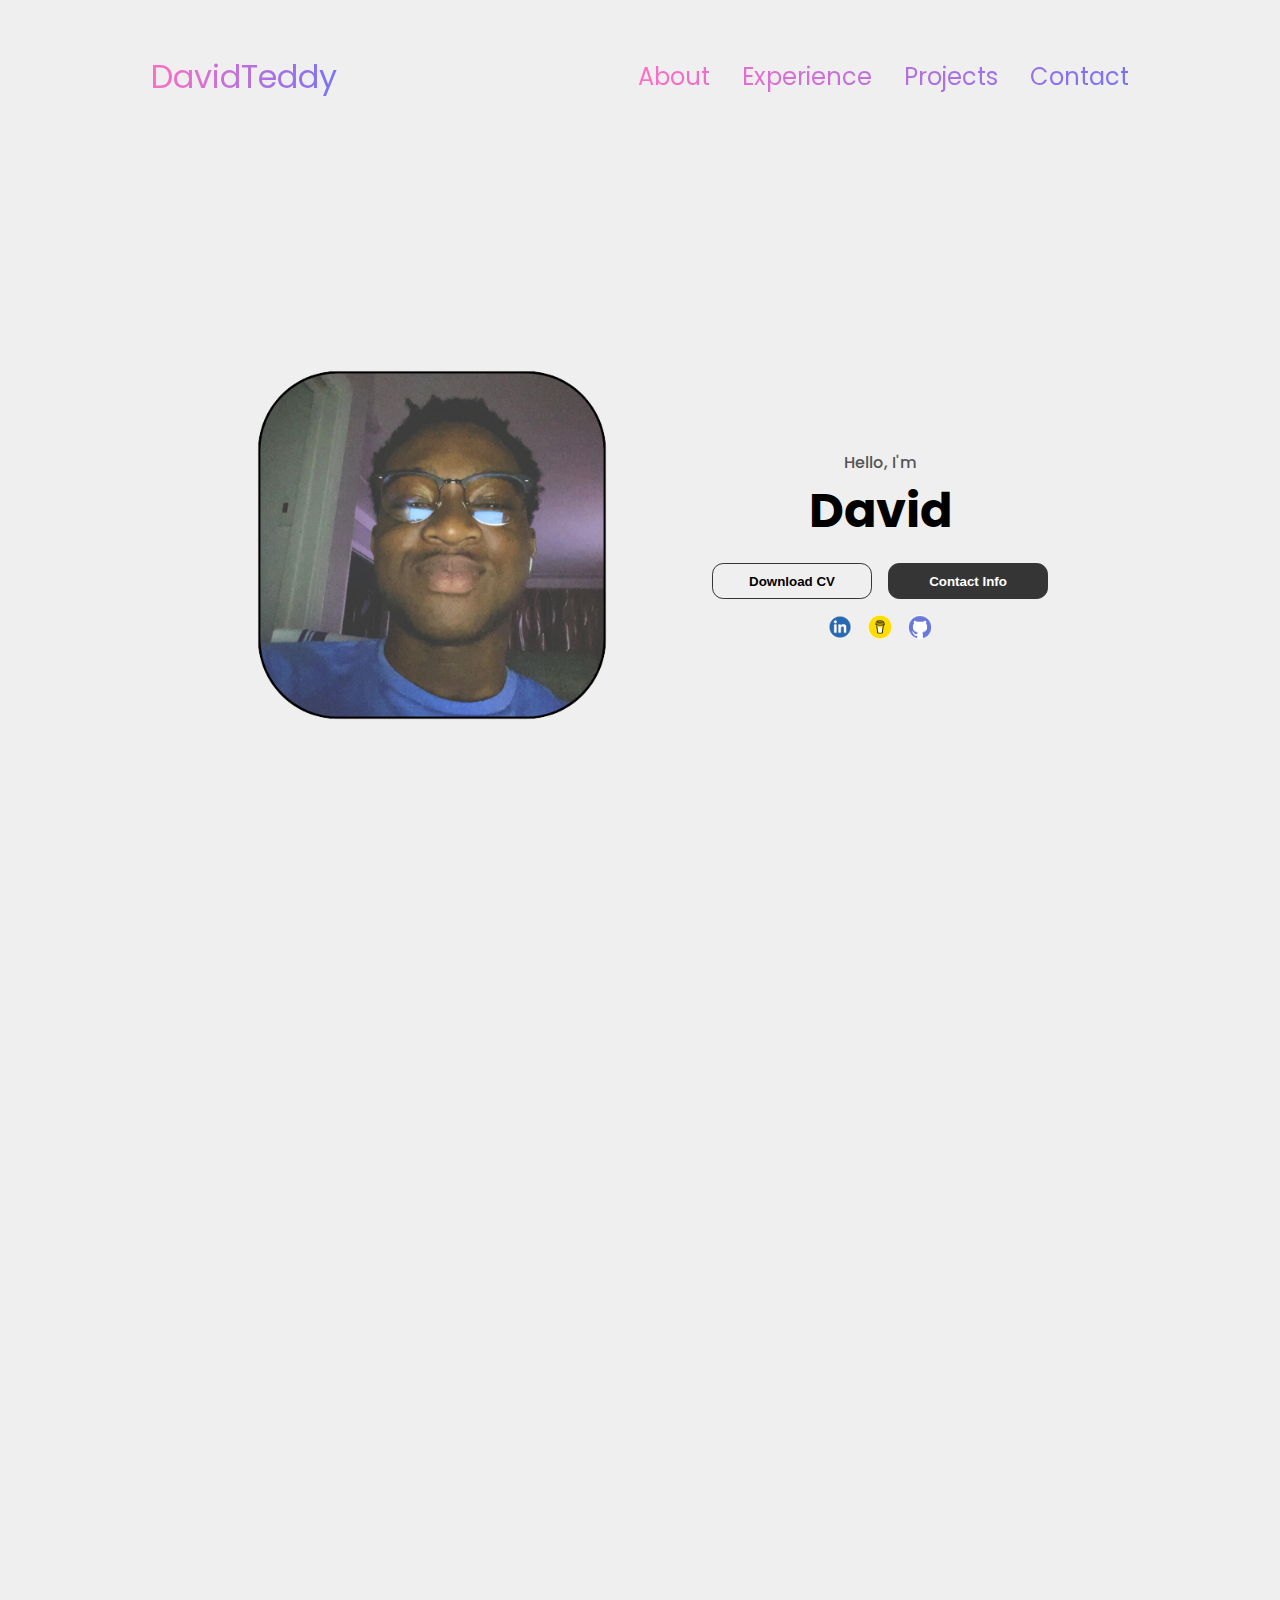
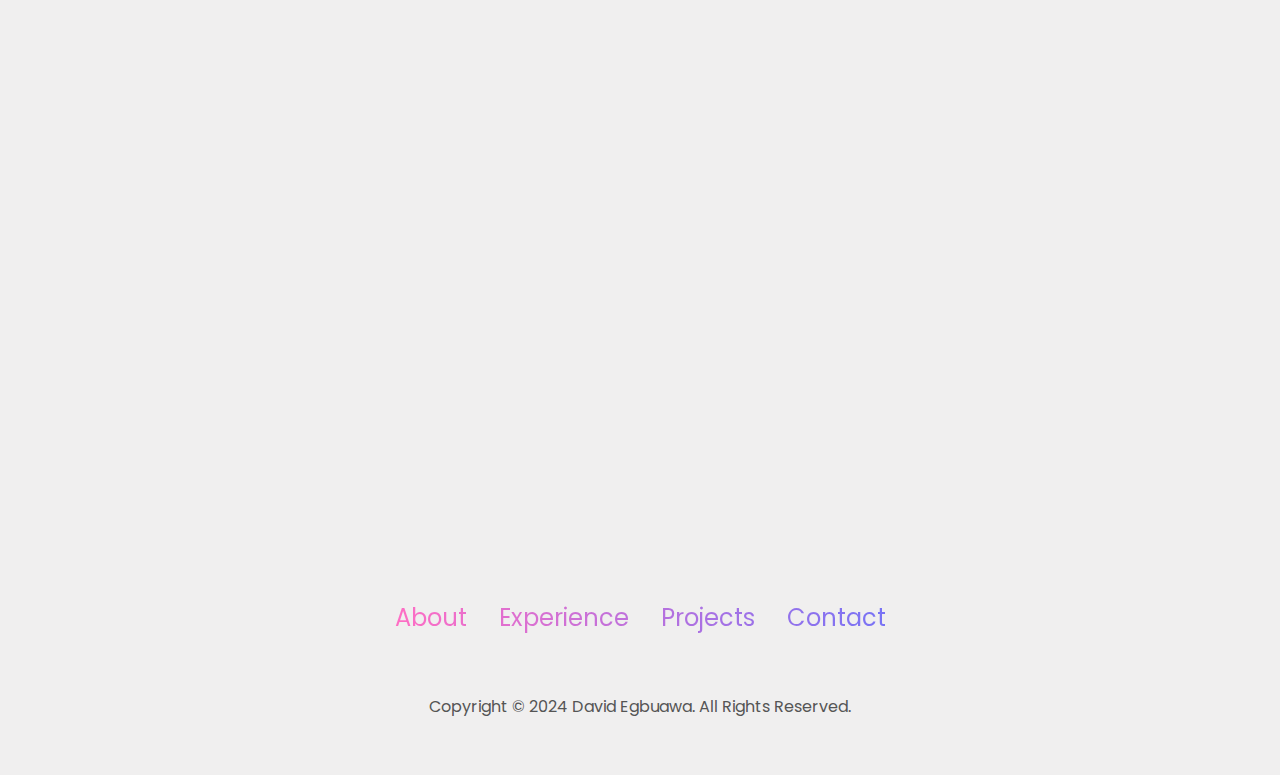
<file: index.html>
<!DOCTYPE html>
<html lang="en">
  <head>
    <meta charset="UTF-8" />
    <meta http-equiv="X-UA-Compatible" content="IE=edge" />
    <meta name="viewport" content="width=device-width, initial-scale=1.0" />
    <title>My Portfolio</title>
    <link rel="icon" type="image/png" href="./assets/Untitled design (4).png">
    <link rel="stylesheet" href="style.css" />
    <link rel="stylesheet" href="mediaqueries.css" />
  </head>
  <body>
    <nav id="desktop-nav">
      <div class="logo">DavidTeddy</div>
      <div>
        <ul class="nav-links">
          <li><a href="#about">About</a></li>
          <li><a href="#experience">Experience</a></li>
          <li><a href="#projects">Projects</a></li>
          <li><a href="#contact">Contact</a></li>
        </ul>
      </div>
    </nav>
    <nav id="hamburger-nav">
      <div class="logo">My Portfolio</div>
      <div class="hamburger-menu">
        <div class="hamburger-icon" onclick="toggleMenu()">
          <span></span>
          <span></span>
          <span></span>
        </div>
        <div class="menu-links">
          <li><a href="#about" onclick="toggleMenu()">About</a></li>
          <li><a href="#experience" onclick="toggleMenu()">Experience</a></li>
          <li><a href="#projects" onclick="toggleMenu()">Projects</a></li>
          <li><a href="#contact" onclick="toggleMenu()">Contact</a></li>
        </div>
      </div>
    </nav>
    <section id="profile">
      <div class="section__pic-container">
        <img id="profileimage" src="./assets/Untitled design (4).png" alt="David profile picture" />
      </div>
      <div class="section__text">
        <p class="section__text__p1">Hello, I'm</p>
        <h1 class="title">David</h1>
        <p class="section__text__p2"></p>
        <div class="btn-container">
          <button
            class="btn btn-color-2"
            onclick="window.open('./assets/My Retail Resume.pdf')"
          >
            Download CV
          </button>
          <button class="btn btn-color-1" onclick="location.href='./#contact'">
            Contact Info
          </button>
        </div>
        <div id="socials-container">
          <img
            src="./assets/linkedin-circle.png"
            alt="My LinkedIn profile"
            title="LinkedIn"
            class="iconpic"
            onclick="location.href='https://www.linkedin.com/public-profile/settings?lipi=urn%3Ali%3Apage%3Ad_flagship3_profile_self_edit_contact-info%3BeARMWKZJRzCzXkhLxo3YLg%3D%3D'"
          />
          <img
          src="./assets/buymeacoffee-circle.png"
          alt="Buy me a coffee"
          title="Buy me a coffee"
          class="iconpic"
          onclick="location.href='https://buymeacoffee.com/callmeteddy'"
        />
          <img
            src="./assets/github-circle.png"
            alt="My Github profile"
            title="Github"
            class="iconpic"
            onclick="location.href='https://github.com/Callmeteddyfx'"
          />
        </div>
      </div>
    </section>
    <section id="about">
      <img class="about-pic" src="./assets/about-pic.png">
      <p class="section__text__p1">Get To Know More</p>
      <h1 class="title">About Me</h1>
      <div class="section-container">
        <div class="about-details-container">
          <div class="about-containers">
            <div class="details-container">
              <img
                src="./assets/experience.png"
                alt="Experience icon"
                class="icon"
              />
              <h3>Experience</h3>
              <p id="frontendexp">3 Months </p>
                <p>Frontend Development</p>
            </div>
            <div class="details-container">
              <img
                src="./assets/education.png"
                alt="Education icon"
                class="icon"
              />
              <h3>Education</h3>
              <p>High School Diploma<br />BSc. Computer Science<br/> (in progress)</p>
            </div>
          </div>
          <div class="text-container">
            <p id="abouttext">        
  I’m David, a tech enthusiast and aspiring software engineer currently on a gap year as I prepare for college. My passion lies in building innovative software systems and mobile applications, with a long-term goal of launching my own mobile development company. I’m already working on some exciting projects, including a JavaScript-based code editor app and an app designed to support kids on the autism spectrum.

<b>Creativity is a big part of who I am.</b> <br>   I offer video editing and graphic design services, which allow me to channel my artistic side. At the same time, I enjoy learning and problem-solving, constantly expanding my skills in areas like <b>React.js, JSX, and more</b>. Tools like Github for version control and Bluehost for hosting are part of my daily workflow.

<br>Outside of tech, I’m passionate about basketball and working toward an athletic build. I also have a practical side, with experience in basic car maintenance, which comes in handy more often than you’d think.

Whether I’m developing an app, crafting a design, or tackling a new challenge, I bring dedication, curiosity, and a drive to make a difference in <b>everything I do</b>.
            </p>
          </div>
        </div>
      </div>
      <img
        src="./assets/arrow.png"
        alt="Arrow icon"
        class="icon arrow"
        onclick="location.href='./#experience'"
      />
    </section>
    <section id="experience">
      <p class="section__text__p1">Explore My</p>
      <h1 class="title">Experience</h1>
      <div class="experience-details-container">
        <div class="about-containers">
          <div class="details-container">
            <h2 class="experience-sub-title">Frontend Development</h2>
            <div class="article-container">
              <article>
                <img
                  src="./assets/checkmark.png"
                  alt="Experience icon"
                  class="icon"
                />
                <div>
                  <h3>HTML</h3>
                  <p>Experienced</p>
                </div>
              </article>
              <article>
                <img
                  src="./assets/checkmark.png"
                  alt="Experience icon"
                  class="icon"
                />
                <div>
                  <h3>CSS</h3>
                  <p>Experienced</p>
                </div>
              </article>
              <article>
                <img
                  src="./assets/checkmark.png"
                  alt="Experience icon"
                  class="icon"
                />
                <div>
                  <h3>Material UI</h3>
                  <p>Intermediate</p>
                </div>
              </article>
              <article>
                <img
                  src="./assets/checkmark.png"
                  alt="Experience icon"
                  class="icon"
                />
                <div>
                  <h3>Figma</h3>
                  <p>Experienced</p>
                </div>
              </article>
            </div>
          </div>
          <div class="details-container">
            <h2 class="experience-sub-title">Backend Development</h2>
            <div class="article-container">
             
              <article>
                <img
                  src="./assets/checkmark.png"
                  alt="Experience icon"
                  class="icon"
                />
                <div>
                  <h3>JavaScript</h3>
                  <p>Intermediate</p>
                </div>
              </article>
              <article>
                <img
                  src="./assets/checkmark.png"
                  alt="Experience icon"
                  class="icon"
                />
                <div>
                  <h3>GitHub</h3>
                  <p>Intermediate</p>
                </div>
              </article>
            </div>
          </div>
        </div>
      </div>
      <img
        src="./assets/arrow.png"
        alt="Arrow icon"
        class="icon arrow"
        onclick="location.href='./#projects'"
      />
    </section>
    <section id="projects">
      <p class="section__text__p1">Browse My Recent</p>
      <h1 class="title-project"><a class="title-project" href="projects.html">Projects</a></h1>
      <div class="experience-details-container">
        <div class="about-containers">
          <div class="details-container color-container">
            <div class="article-container">
              <img
                src="./assets/basiccal.png"
                alt="BasicCalculator"
                class="project-img"
              />
            </div>
            <h2 class="experience-sub-title project-title">Basic Calculator</h2>
            <div class="btn-container">
              <button
                class="btn btn-color-2 project-btn"
                onclick="location.href='https://github.com/Callmeteddyfx'"
              >
                Github
              </button>
              <button
                class="btn btn-color-2 project-btn"
                onclick="location.href='https://callmeteddyfx.github.io/BasicCalculator/'"
              >
                Live Demo
              </button>
            </div>
          </div>
          <div class="details-container color-container">
            <div class="article-container">
              <img
                src="./assets/brewhaven port.png"
                alt="QuoteGen"
                class="project-img"
              />
            </div>
            <h2 class="experience-sub-title project-title">BrewHaven</h2>
            <div class="btn-container">
              <button
                class="btn btn-color-2 project-btn"
                onclick="location.href='https://github.com/Callmeteddyfx'"
              >
                Github
              </button>
              <button
                class="btn btn-color-2 project-btn"
                onclick="location.href='https://callmeteddyfx.github.io/BrewHaven/'"
              >
                Live Demo
              </button>
            </div>
          </div>

      
        </div>
      </div>
      <img
        src="./assets/arrow.png"
        alt="Arrow icon"
        class="icon arrow"
        onclick="location.href='./#contact'"
      />
    </section>
    <section id="contact">
      <p class="section__text__p1">Get in Touch</p>
      <h1 class="title">Contact Me</h1>
      <div class="contact-info-upper-container">
        <div class="contact-info-container">
          <img
            src="./assets/email.png"
            alt="Email icon"
            class="icon contact-icon email-icon"
          />
          <p><a href="mailto:davidke.work@gmail.com">davidke.work@gmail.com</a></p>
        </div>
        <div class="contact-info-container">
          <img
            src="./assets/linkedin.png"
            alt="LinkedIn icon"
            class="icon contact-icon"
          />
          <p><a href="https://www.linkedin.com/public-profile/settings?lipi=urn%3Ali%3Apage%3Ad_flagship3_profile_self_edit_contact-info%3BeARMWKZJRzCzXkhLxo3YLg%3D%3D">LinkedIn</a></p>
        </div>
      </div>
    </section>
    <footer>
      <nav>
        <div class="nav-links-container">
          <ul class="nav-links">
            <li><a href="#about">About</a></li>
            <li><a href="#experience">Experience</a></li>
            <li><a href="#projects">Projects</a></li>
            <li><a href="#contact">Contact</a></li>
          </ul>
        </div>
      </nav>
      <p>Copyright &#169; 2024 David Egbuawa. All Rights Reserved.</p>
    </footer>
    <script src="script.js"></script>
  </body>
</html>
</file>
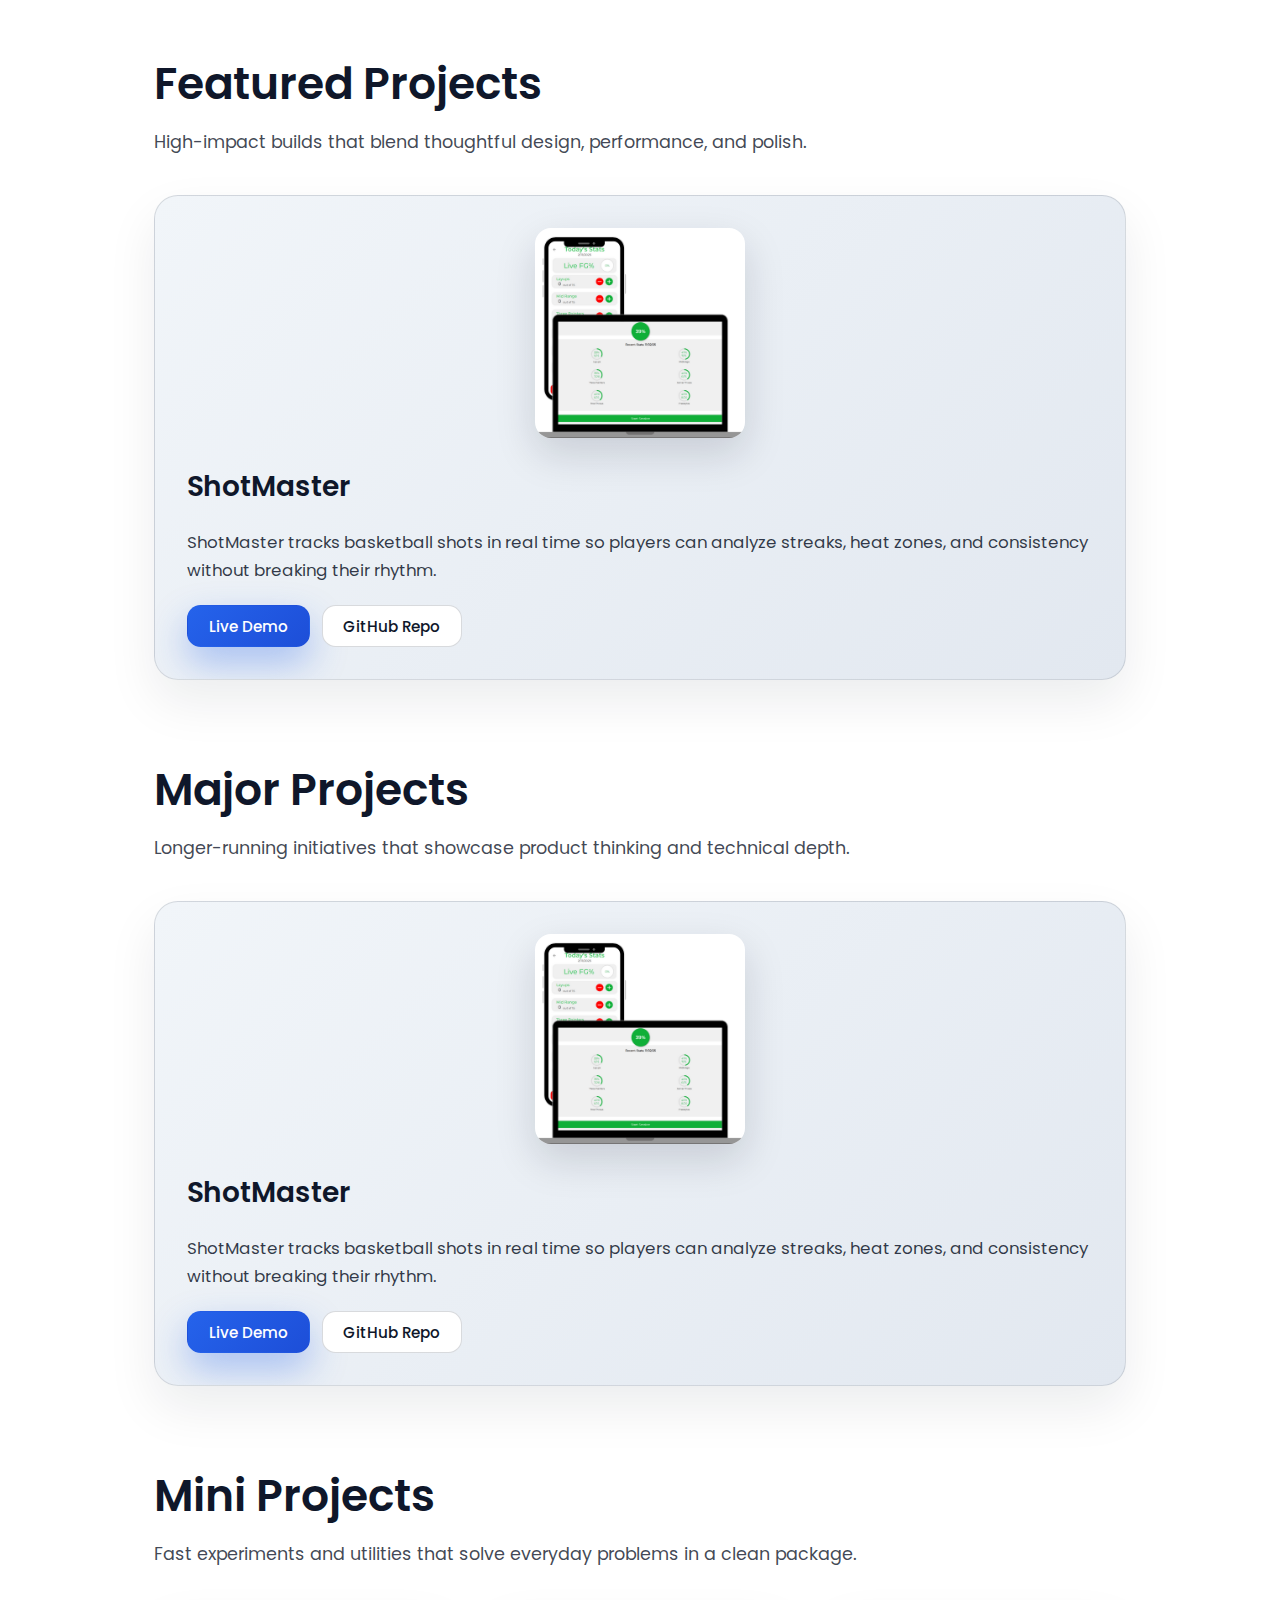
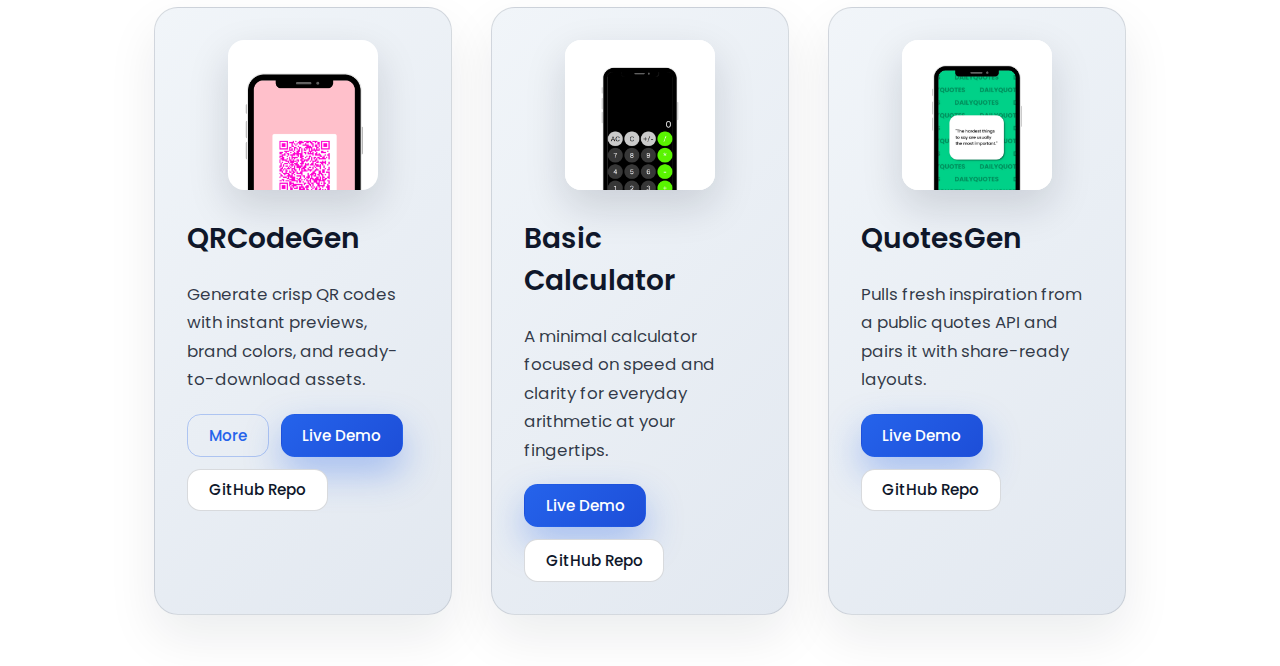
<file: project2.html>
<!DOCTYPE html>
<html lang="en">
  <head>
    <meta charset="UTF-8" />
    <meta http-equiv="X-UA-Compatible" content="IE=edge" />
    <meta name="viewport" content="width=device-width, initial-scale=1.0" />
    <title>Projects</title>
    <link rel="icon" type="image/png" href="./assets/Untitled design (4).png" />
    <link rel="stylesheet" href="project2.css" />
  </head>
  <body>
    <main class="page projects-page">
      <section class="project-section">
        <div class="section_header">
          <h1>Featured Projects</h1>
          <p class="section_description">
            High-impact builds that blend thoughtful design, performance, and
            polish.
          </p>
        </div>
        <div class="project_grid">
          <article class="project_card">
            <div class="project_media">
              <img
                src="./assets/shotmaster100 .png"
                alt="ShotMaster interface"
                class="project_img"
              />
            </div>
            <div class="project_content">
              <h2 class="project_title">ShotMaster</h2>
              <p class="project_info">
                ShotMaster tracks basketball shots in real time so players can
                analyze streaks, heat zones, and consistency without breaking
                their rhythm.
              </p>
              <div class="project_actions">
                <a
                  class="btn primary"
                  href="https://callmeteddyfx.github.io/ShotMaster100_v1/"
                  target="_blank"
                  rel="noreferrer"
                >
                  Live Demo
                </a>
                <a
                  class="btn secondary"
                  href="https://github.com/Callmeteddyfx/ShotMaster100_v1.git"
                  target="_blank"
                  rel="noreferrer"
                >
                  GitHub Repo
                </a>
              </div>
            </div>
          </article>
        </div>
      </section>

      <section class="project-section">
        <div class="section_header">
          <h1>Major Projects</h1>
          <p class="section_description">
            Longer-running initiatives that showcase product thinking and
            technical depth.
          </p>
        </div>
        <div class="project_grid">
          <article class="project_card">
            <div class="project_media">
              <img
                src="./assets/shotmaster100 .png"
                alt="ShotMaster interface"
                class="project_img"
              />
            </div>
            <div class="project_content">
              <h2 class="project_title">ShotMaster</h2>
              <p class="project_info">
                ShotMaster tracks basketball shots in real time so players can
                analyze streaks, heat zones, and consistency without breaking
                their rhythm.
              </p>
              <div class="project_actions">
                <a
                  class="btn primary"
                  href="https://callmeteddyfx.github.io/ShotMaster100_v1/"
                  target="_blank"
                  rel="noreferrer"
                >
                  Live Demo
                </a>
                <a
                  class="btn secondary"
                  href="https://github.com/Callmeteddyfx/ShotMaster100_v1.git"
                  target="_blank"
                  rel="noreferrer"
                >
                  GitHub Repo
                </a>
              </div>
            </div>
          </article>
        </div>
      </section>

      <section class="project-section">
        <div class="section_header">
          <h1>Mini Projects</h1>
          <p class="section_description">
            Fast experiments and utilities that solve everyday problems in a
            clean package.
          </p>
        </div>
        <div class="project_grid">
          <article class="project_card">
            <div class="project_media">
              <img
                src="./assets/qrcodegen.png"
                alt="QRCodeGen interface"
                class="project_img"
              />
            </div>
            <div class="project_content">
              <h2 class="project_title">QRCodeGen</h2>
              <p class="project_info">
                Generate crisp QR codes with instant previews, brand colors, and
                ready-to-download assets.
              </p>
              <div class="project_actions">
                <a class="btn tertiary" href="/projects/qrgen.html"> More </a>
                <a
                  class="btn primary"
                  href="https://callmeteddyfx.github.io/QRcodegenerator/"
                  target="_blank"
                  rel="noreferrer"
                >
                  Live Demo
                </a>
                <a
                  class="btn secondary"
                  href="https://github.com/Callmeteddyfx/QRcodegenerator.git"
                  target="_blank"
                  rel="noreferrer"
                >
                  GitHub Repo
                </a>
              </div>
            </div>
          </article>

          <article class="project_card">
            <div class="project_media">
              <img
                src="./assets/basiccal.png"
                alt="Basic calculator UI"
                class="project_img"
              />
            </div>
            <div class="project_content">
              <h2 class="project_title">Basic Calculator</h2>
              <p class="project_info">
                A minimal calculator focused on speed and clarity for everyday
                arithmetic at your fingertips.
              </p>
              <div class="project_actions">
                <a
                  class="btn primary"
                  href="https://callmeteddyfx.github.io/BasicCalculator/"
                  target="_blank"
                  rel="noreferrer"
                >
                  Live Demo
                </a>
                <a
                  class="btn secondary"
                  href="https://github.com/Callmeteddyfx/BasicCalculator.git"
                  target="_blank"
                  rel="noreferrer"
                >
                  GitHub Repo
                </a>
              </div>
            </div>
          </article>

          <article class="project_card">
            <div class="project_media">
              <img
                src="./assets/QuoteGen.png"
                alt="Quotes generator interface"
                class="project_img"
              />
            </div>
            <div class="project_content">
              <h2 class="project_title">QuotesGen</h2>
              <p class="project_info">
                Pulls fresh inspiration from a public quotes API and pairs it
                with share-ready layouts.
              </p>
              <div class="project_actions">
                <a
                  class="btn primary"
                  href="https://callmeteddyfx.github.io/QuotesGen/"
                  target="_blank"
                  rel="noreferrer"
                >
                  Live Demo
                </a>
                <a
                  class="btn secondary"
                  href="https://github.com/Callmeteddyfx/QuotesGen.git"
                  target="_blank"
                  rel="noreferrer"
                >
                  GitHub Repo
                </a>
              </div>
            </div>
          </article>
        </div>
      </section>
    </main>
  </body>
  <script></script>
</html>
</file>
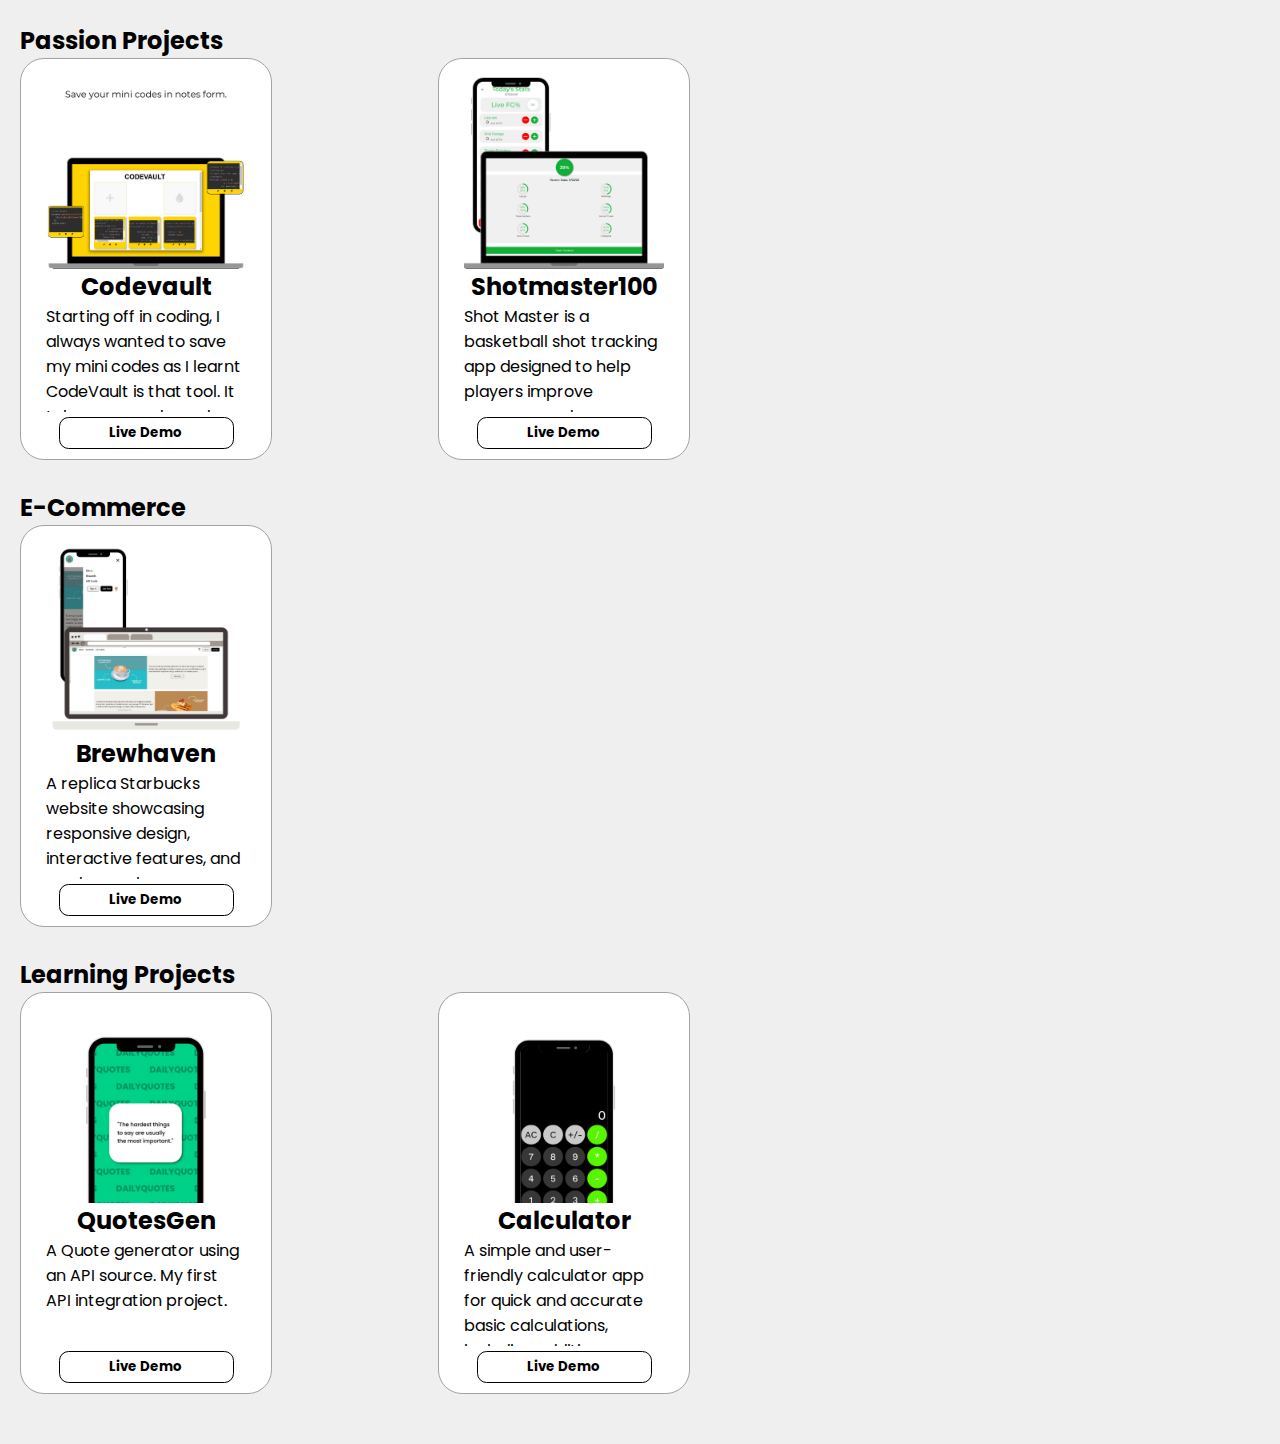
<file: projects.html>
<!DOCTYPE html>
<html lang="en">
<head>
    <meta charset="UTF-8">
    <meta name="viewport" content="width=device-width, initial-scale=1.0">
    <link rel="stylesheet" href="projects.css" />
    <title>Projects</title>
</head>
<body>
    <div id="infodiv">
        <div id="close"><img src="./assets/cancel_black_icon.png" id="cancelbtn" onclick="closeinfo()"></div>
        <div id="info">
            <img src="./assets/basiccal.png" id="infoimg">
            <div id="infotext">
                <h2 id="name">Name</h2>
                <p id="about">about</p>
            </div>
        </div>
    </div>
    <div id="titlecontainer">
        <h1></h1>
    </div>
  <div id="projects-container">
    <h2>Passion Projects</h2>
     <ul class="projects"> 
    <li>
        <div id="projectlist">
        <img src="./assets/codevault1.png" class="project-img">
        <h2>Codevault</h2>
        <p class="aboutproject">Starting off in coding, I always wanted to save my mini codes as I learnt
        CodeVault is that tool. It takes your code, and displays it using coding syntax.It saves 
        your code to your Local Storage, allowing you to always be able to access your saved codes. </p>
        <button id="livedemoBtn" onclick='location.href="https://callmeteddyfx.github.io/CodeVault2/"'>Live Demo</button>
        </div>
    </li>
    <li>
        <div id="projectlist">
        <img src="./assets/shotmaster100 .png" class="project-img">
        <h2>Shotmaster100</h2>
        <p class="aboutproject">
            Shot Master is a basketball shot tracking app designed to help players improve accuracy and consistency through structured tracking and analysis.
           <br> Key Features:
            ✅ 100-Shot Challenge: Test your consistency by logging makes and misses in a structured format.
            ✅ Freestyle Mode: Track shots freely without restrictions for casual practice sessions.
            ✅ Detailed Statistics: Get insights into your shooting percentage, trends, and progress over time.
            ✅ Clean & Simple Interface: Easily log shots with a tap and review your stats at a glance.
            
            Take control of your training with Shot Master and elevate your game, one shot at a time! </p>
        <button id="livedemoBtn" onclick='location.href="https://callmeteddyfx.github.io/ShotMaster100_v1/"'>Live Demo</button>
        </div>
    </li>
</ul> 
<h2>E-Commerce</h2>
<ul class="projects"> 
<li>
   <div id="projectlist">
   <img src="./assets/brewhaven port.png" class="project-img">
   <h2>Brewhaven</h2>
   <p class="aboutproject">A replica Starbucks website showcasing responsive design, interactive features, and modern web development skills.</p>
   <button id="livedemoBtn" onclick='location.href="https://callmeteddyfx.github.io/BrewHaven/"'>Live Demo</button>
   </div>
</li>
</ul> 
   <h2>Learning Projects</h2>
   <ul class="projects"> 
    <li>
        <div id="projectlist">
        <img src="./assets/QuoteGen.png" class="project-img">
        <h2>QuotesGen</h2>
        <p class="aboutproject">A Quote generator using an API source. My first API integration project.</p>
        <button id="livedemoBtn" onclick='location.href="https://callmeteddyfx.github.io/QuotesGen/"'>Live Demo</button>
        </div>
    </li>
    <li>
        <div id="projectlist">
        <img src="./assets/basiccal.png" class="project-img">
        <h2>Calculator</h2>
        <p class="aboutproject">A simple and user-friendly calculator app for quick and accurate basic calculations, including addition, subtraction, multiplication, and division. Perfect for everyday math needs.</p>
        <button id="livedemoBtn" onclick='location.href="https://callmeteddyfx.github.io/BasicCalculator/"'>Live Demo</button>
        </div>
    </li>
</ul> 
    </div>
</body>
<script>
const lists = document.querySelectorAll('.projects li');
const listimg = document.querySelectorAll('.projects li .aboutproject');
const infoDiv = document.getElementById('infodiv');

// Add a click event listener to each <li>
lists.forEach((li) => {
  li.addEventListener('dblclick', function () {
    const img = this.querySelector('img');
    const clickedName = this.querySelector('h2');
    const clickedAbout = this.querySelector('.aboutproject');

    //About Section DOM's
    const aboutimg = document.getElementById('infoimg');
    const name = document.getElementById('name');
    const about = document.getElementById('about');

    console.log(img.src);

    infoDiv.style.display = 'flex';
    aboutimg.src = img.src;
    name.textContent = clickedName.textContent;
    about.textContent = clickedAbout.textContent;
  });
});

function closeinfo(){
    infoDiv.style.display = 'none';
}
</script>
</html>
</file>
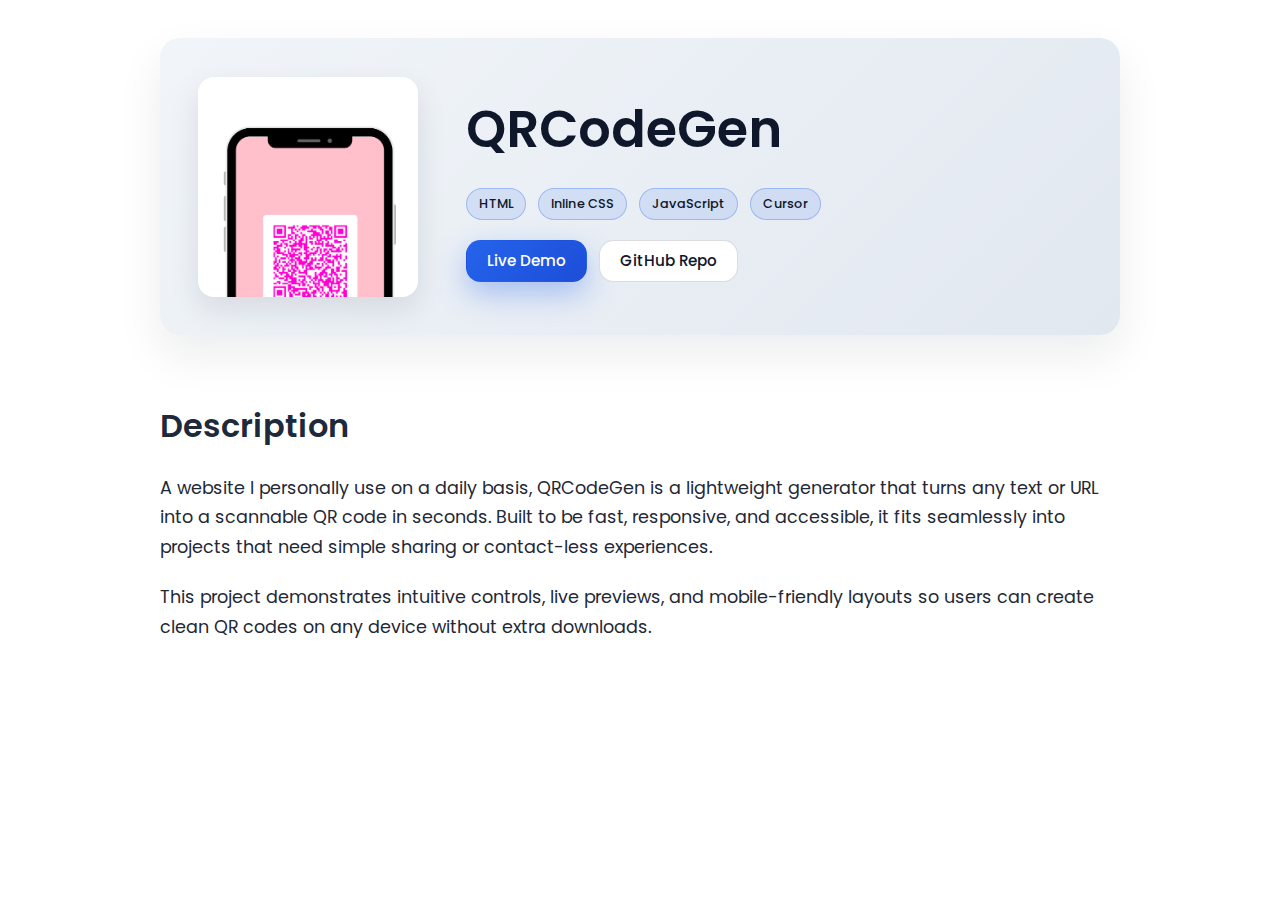
<file: projects/qrgen.html>
<!DOCTYPE html>
<html lang="en" class="scroll-smooth scroll-bar-none h-full">
  <head>
    <meta charset="UTF-8" />
    <meta http-equiv="X-UA-Compatible" content="IE=edge" />
    <meta name="viewport" content="width=device-width, initial-scale=1.0" />
    <title>Projects</title>
    <link rel="icon" type="image/png" href="./assets/Untitled design (4).png" />
    <link
      href="https://fonts.googleapis.com/css2?family=Poppins:wght@300;400;500;600&display=swap"
      rel="stylesheet"
    />
    <link rel="stylesheet" href="qrgen.css" />
  </head>
  <body>
    <main class="page">
      <header class="title_div">
        <img
          id="title_img"
          src="/assets/qrcodegen.png"
          alt="QRCode Generator logo"
        />
        <div class="title_content">
          <h1>QRCodeGen</h1>
          <ul class="tags">
            <li class="tag">HTML</li>
            <li class="tag">Inline CSS</li>
            <li class="tag">JavaScript</li>
            <li class="tag">Cursor</li>
          </ul>
          <div class="actions">
            <a
              class="btn primary"
              href="https://callmeteddyfx.github.io/QRcodegenerator/"
              target="_blank"
              rel="noreferrer"
            >
              Live Demo
            </a>
            <a
              class="btn secondary"
              href="https://github.com/Callmeteddyfx/QRcodegenerator.git"
              target="_blank"
              rel="noreferrer"
            >
              GitHub Repo
            </a>
          </div>
        </div>
      </header>

      <section class="description">
        <h2>Description</h2>
        <p>
          A website I personally use on a daily basis, QRCodeGen is a
          lightweight generator that turns any text or URL into a scannable QR
          code in seconds. Built to be fast, responsive, and accessible, it fits
          seamlessly into projects that need simple sharing or contact-less
          experiences.
        </p>
        <p>
          This project demonstrates intuitive controls, live previews, and
          mobile-friendly layouts so users can create clean QR codes on any
          device without extra downloads.
        </p>
      </section>
    </main>
  </body>
  <script></script>
</html>
</file>
<file: style.css>
/* GENERAL */

@import url("https://fonts.googleapis.com/css2?family=Poppins:wght@300;400;500;600&display=swap");

* {
  margin: 0;
  padding: 0;
}

body {
  font-family: "Poppins", sans-serif;
  background-color: #f0efef;
  /*background-image: url(./assets/paperbg.png);*/
}

html {
  scroll-behavior: smooth;
  scrollbar-width: none;
}

p {
  color: rgb(85, 85, 85);
}

/* TRANSITION */

a,
.btn {
  transition: all 300ms ease;
}

/* DESKTOP NAV */

nav,
.nav-links {
  display: flex;
}

nav {
  justify-content: space-around;
  align-items: center;
  height: 17vh;
}

.nav-links {
  gap: 2rem;
  list-style: none;
  font-size: 1.5rem;
}

a {
  color: black;
  text-decoration: none;
  text-decoration-color: white;
}

a:hover {
  color: grey;
  text-decoration: underline;
  text-underline-offset: 1rem;
  text-decoration-color: rgb(181, 181, 181);
}

@keyframes gradient {
  0% { background-position: 0% 50%; }
  100% { background-position: 100% 50%; }
}

.logo {
  font-size: 2rem;
  font-weight: 400;
  background: linear-gradient(90deg, #ff6ec4, #7873f5, #49c6e5);
  background-size: 200% 200%;
  -webkit-background-clip: text;
  color: transparent;
  animation: gradient 3s infinite;
}

.logo:hover {
  cursor: default;
}

.nav-links{
  background: linear-gradient(90deg, #ff6ec4, #7873f5, #49c6e5);
  background-size: 200% 200%;
  -webkit-background-clip: text;
  -webkit-text-fill-color: transparent;
  animation: gradient 3s infinite;
}

/* HAMBURGER MENU */

#hamburger-nav {
  display: none;
  margin: 0px;
  padding: 0px;
}

.hamburger-menu {
  position: relative;
  display: inline-block;
}

.hamburger-icon {
  display: flex;
  flex-direction: column;
  justify-content: space-between;
  height: 24px;
  width: 30px;
  cursor: pointer;
}

.hamburger-icon span {
  width: 100%;
  height: 2px;
  background-color: black;
  transition: all 0.25s ease-in-out;
  background: linear-gradient(90deg, #ff6ec4, #7873f5, #49c6e5);
  background-size: 200% 200%;
  animation: gradient 3s infinite;
}

.menu-links {
  position: absolute;
  top: 100%;
  right: 0;
  background-color: transparent;
  width: fit-content;
  max-height: 0;
  overflow: hidden;

  transition: all 0.25s ease-in-out;
}

.menu-links a {
  display: block;
  padding: 10px;
  text-align: center;
  font-size: 1.5rem;
  color: black;
  text-decoration: none;
  transition: all 0.3 ease-in-out;
}

.menu-links li {
  list-style: none;
  background: linear-gradient(90deg, #ff6ec4, #7873f5, #49c6e5);
  background-size: 200% 200%;
  -webkit-background-clip: text;
  -webkit-text-fill-color: transparent;
  animation: gradient 3s infinite;
}

.menu-links.open {
  max-height: 300px;
}

.hamburger-icon.open span:first-child {
  transform: rotate(45deg) translate(10px, 5px);
}

.hamburger-icon.open span:nth-child(2) {
  opacity: 0;
}

.hamburger-icon.open span:last-child {
  transform: rotate(-45deg) translate(10px, -5px);
}

.hamburger-icon span:first-child {
  transform: none;
}

.hamburger-icon span:first-child {
  opacity: 1;
}

.hamburger-icon span:first-child {
  transform: none;
}

/* SECTIONS */

section {
  padding-top: 4vh;
  height: 96vh;
  margin: 0 10rem;
  box-sizing: border-box;
  min-height: fit-content;
}

.section-container {
  display: flex;
  opacity: 0; /* Hidden initially */
  transform: translateY(20px); /* Slightly below its position */
  transition: opacity 1s ease, transform 1s ease;
}

.section-container.visible{
  opacity: 1;
  transform: translateY(0);
}


/* PROFILE SECTION */

#profile {
  cursor: pointer;
  display: flex;
  justify-content: center;
  gap: 5rem;
  height: 80vh;
}

#profileimage{
  border: none;
}

.section__pic-container {
  display: flex;
  justify-content: center;
  height: 400px;
  width: 300px;
  margin: auto 0;
}

.section__text {
  align-self: center;
  text-align: center;
}

.section__text p {
  font-weight: 500;
}

.section__text__p1 {
  text-align: center;
  opacity: 0; /* Hidden initially */
  transform: translateY(20px); /* Slightly below its position */
  transition: opacity 1s ease, transform 1s ease;
}
.section__text__p1.visible{
  opacity: 1;
  transform: translateY(0);
}

.section__text__p2 {
  font-size: 1.75rem;
  margin-bottom: 1rem;
  padding: 0;
  margin-top: 0;
}

.title {
  padding: 0;
  margin: 0;
  font-size: 3rem;
  text-align: center;
  cursor: pointer;
  -webkit-text-fill-color: rgb(0, 0, 0);
  opacity: 0; /* Hidden initially */
  transform: translateY(20px); /* Slightly below its position */
  transition: opacity 1s ease, transform 1s ease;
}

.title.visible{
  opacity: 1;
  transform: translateY(0);
}

.title-project{
  font-size: 3rem;
  text-align: center;
  cursor: pointer;
  -webkit-text-fill-color: blue;
  transition: all 0.5s ease;
}

.title-project:hover{
  transition: all 0.5s ease;
  -webkit-text-fill-color: black;
  text-decoration: none;
}

#socials-container {
  display: flex;
  justify-content: center;
  margin-top: 1rem;
  gap: 1rem;
  margin-bottom: 0;
}

/* ICONS */

.icon {
  cursor: pointer;
  height: 2rem;
}

.iconpic {
  cursor: pointer;
  height: 1.5rem;
  border-radius: 3rem;
}

.iconpic:hover{
  transition: all 0.3s ease;
  transform: translateY(-0.2rem);
}

/* BUTTONS */

.btn-container {
  display: flex;
  justify-content: center;
  gap: 1rem;
}

.btn {
  font-weight: 600;
  transition: all 300ms ease;
  padding: 0.6rem;
  width: 10rem;
  border-radius: 0.7rem;
}

.btn-color-1,
.btn-color-2 {
  border: rgb(53, 53, 53) 0.1rem solid;
}

.btn-color-1:hover,
.btn-color-2:hover {
  transition: all 0.3s ease-in-out;
  cursor: pointer;
}

.btn-color-1,
.btn-color-2:hover {
  background: rgb(53, 53, 53);
  color: white;
}

.btn-color-1:hover {
  transition: all 0.3s ease;
  background: rgb(69, 67, 81);
  /*border: none;*/
}

.btn-color-2 {
  background: none;
}

.btn-color-2:hover {
  transition: all 0.5s ease;
  background: rgb(33, 0, 181);
  border: none;
}

.btn-container {
  gap: 1rem;
}

/* ABOUT SECTION */

#about {
  position: relative;
}

#abouttext{
  cursor: default;
}

.about-containers {
  gap: 2rem;
  margin-bottom: 2rem;
  margin-top: 2rem;
}

.about-details-container {
  justify-content: center;
  flex-direction: column;
}

.about-containers,
.about-details-container {
  display: flex;
}

.about-pic {
  border-radius: 2rem;
  display: none;
}

.arrow {
  position: absolute;
  right: -5rem;
  bottom: 2.5rem;
}

.details-container, .details-container.color-container {
  padding: 1.5rem;
  flex: 1;
  background: white;
  text-align: center;
  cursor: pointer;
  border: 1px solid;
  border-radius: 1.5rem;
  border-color: rgb(163, 163, 163);
}

.details-container.color-container:hover{
  transition: all 0.2s ease;
  box-shadow: 0px 0px 10px rgb(0, 0, 0, 0.2);
}

.section-container {
  gap: 4rem;
  height: 80%;
}

.section__pic-container {
  height: 400px;
  width: 400px;
  margin: auto 0;
}

/* EXPERIENCE SECTION */

#experience {
  position: relative;
  opacity: 0; /* Hidden initially */
  transform: translateY(20px); /* Slightly below its position */
  transition: opacity 1s ease, transform 1s ease;
}

#experience.visible{
  opacity: 1;
  transform: translateY(0);
}

.experience-sub-title {
  color: rgb(85, 85, 85);
  font-weight: 600;
  font-size: 1.75rem;
  margin-bottom: 2rem;
}

.experience-details-container {
  display: flex;
  justify-content: center;
  flex-direction: column;
}

.article-container {
  display: flex;
  text-align: initial;
  flex-wrap: wrap;
  flex-direction: row;
  gap: 2.5rem;
  justify-content: space-around;
}

article {
  display: flex;
  width: 10rem;
  justify-content: space-around;
  gap: 0.5rem;
}

article .icon {
  cursor: default;
}

/* PROJECTS SECTION */

#projects {
  position: relative;
  opacity: 0; /* Hidden initially */
  transform: translateY(20px); /* Slightly below its position */
  transition: opacity 1s ease, transform 1s ease;
}

#projects.visible{
  opacity: 1;
  transform: translateY(0);
}


.color-container {
  border-color: rgb(163, 163, 163);
  border: none;
  background: rgb(250, 250, 250);
}

.project-img {
  border-radius: 2rem;
  border: 0.02rem solid black;
  border: none;
  width: 90%;
  height: 90%;
}

.project-title {
  margin: 1rem;
  color: black;
}

.title-project{
  background: linear-gradient(90deg, #ff6ec4, #7873f5, #49c6e5);
  background-size: 200% 200%;
  -webkit-background-clip: text;
  -webkit-text-fill-color: transparent;
  animation: gradient 3s infinite;
  transition: all 1s ease;
}

.title-project:hover{
  transition: all 1s ease;
  -webkit-text-fill-color: blue;
}

.project-btn {
  color: black;
  border-color: rgb(163, 163, 163);
}


/* CONTACT */

#contact {
  display: flex;
  justify-content: center;
  flex-direction: column;
  height: 70vh;
  opacity: 0; /* Hidden initially */
  transform: translateY(20px); /* Slightly below its position */
  transition: opacity 1s ease, transform 1s ease;
}

#contact.visible{
  opacity: 1;
  transform: translateY(0);
}

.contact-info-upper-container {
  display: flex;
  justify-content: center;
  border-radius: 2rem;
  border: rgb(53, 53, 53) 0.1rem solid;
  border-color: rgb(163, 163, 163);
  background: (250, 250, 250);
  margin: 2rem auto;
  padding: 0.5rem;
}

.contact-info-container {
  display: flex;
  align-items: center;
  justify-content: center;
  gap: 0.5rem;
  margin: 1rem;
}

.contact-info-container p {
  font-size: larger;
}

.contact-icon {
  cursor: default;
}

.email-icon {
  height: 2.5rem;
}

/* FOOTER SECTION */

footer {
  height: 26vh;
  margin: 0 1rem;
}

footer p {
  cursor: default;
  text-align: center;
}
</file>
<file: mediaqueries.css>
@media screen and (max-width: 1400px) {
  #profile {
    height: 83vh;
    margin-bottom: 6rem;
  }
  .about-containers {
    flex-wrap: wrap;
  }
  #contact,
  #projects {
    height: fit-content;
  }
}

@media screen and (max-width: 1200px) {
  #desktop-nav {
    display: none;
  }
  #hamburger-nav {
    display: flex;
  }
  #experience,
  .experience-details-container {
    margin-top: 2rem;
  }
  #profile,
  .section-container {
    display: block;
  }
  .arrow {
    display: none;
  }
  section,
  .section-container {
    height: fit-content;
  }
  section {
    margin: 0 5%;
  }
  .section__pic-container {
    width: 275px;
    height: 275px;
    margin: 0 auto 2rem;
  }
  .about-containers {
    margin-top: 0;
  }
}

@media screen and (max-width: 600px) {
  #contact,
  footer {
    height: 40vh;
  }
  #profile {
    height: 83vh;
    margin-bottom: 0;
  }
  article {
    font-size: 1rem;
  }
  footer nav {
    height: fit-content;
    margin-bottom: 2rem;
  }
  .about-containers,
  .contact-info-upper-container,
  .btn-container {
    flex-wrap: wrap;
  }
  .contact-info-container {
    margin: 0;
  }
  .contact-info-container p,
  .nav-links li a {
    font-size: 1rem;
  }
  .experience-sub-title {
    font-size: 1.25rem;
  }
  .logo {
    font-size: 1.5rem;
  }
  .nav-links {
    flex-direction: column;
    gap: 0.5rem;
    text-align: center;
  }
  .section__pic-container {
    width: auto;
    height: 46vw;
    justify-content: center;
  }
  .section__text__p2 {
    font-size: 1.25rem;
  }
  .title {
    font-size: 2rem;
  }
  .text-container {
    text-align: justify;
  }
}
</file>
<file: project2.css>
@import url("https://fonts.googleapis.com/css2?family=Poppins:wght@300;400;500;600&display=swap");

:root{
    color-scheme: light;
    --page-max-width: 1100px;
    --surface: linear-gradient(135deg, #f1f5f9 0%, #e2e8f0 100%);
    --surface-border: rgba(15, 23, 42, 0.12);
    --surface-shadow: 0 22px 50px rgba(15, 23, 42, 0.08);
    --primary: #2563eb;
    --primary-dark: #1d4ed8;
    --text-strong: #0f172a;
    --text-body: #1f2937;
}

*{
    margin: 0;
    padding: 0;
    box-sizing: border-box;
}

a{
    color: inherit;
    text-decoration: none;
}

html, body{
    width: 100%;
    min-height: 100%;
    font-family: "Poppins", sans-serif;
    background: #fff;
    color: var(--text-body);
}

.page{
    max-width: var(--page-max-width);
    margin: 0 auto;
    padding: clamp(2rem, 4vw, 4rem) clamp(1.5rem, 5vw, 4rem);
    display: flex;
    flex-direction: column;
    gap: clamp(3rem, 6vw, 5rem);
}

.projects-page{
    width: 100%;
}

.project-section{
    display: flex;
    flex-direction: column;
    gap: clamp(1.5rem, 3vw, 2.5rem);
}

.section_header{
    display: flex;
    flex-direction: column;
    gap: 0.75rem;
    text-align: left;
}

.section_header h1{
    font-size: clamp(2rem, 4vw, 2.75rem);
    font-weight: 600;
    color: var(--text-strong);
}

.section_description{
    font-size: clamp(1rem, 2.5vw, 1.1rem);
    line-height: 1.6;
    color: rgba(15, 23, 42, 0.8);
}

.project_grid{
    display: grid;
    grid-template-columns: repeat(auto-fit, minmax(280px, 1fr));
    gap: clamp(1.5rem, 3vw, 2.5rem);
}

.project_card{
    position: relative;
    display: flex;
    flex-direction: column;
    gap: clamp(1.25rem, 3vw, 1.75rem);
    padding: clamp(1.5rem, 3vw, 2rem);
    background: var(--surface);
    border-radius: 1.5rem;
    border: 1px solid var(--surface-border);
    box-shadow: var(--surface-shadow);
    transition: transform 0.25s ease, box-shadow 0.25s ease;
    overflow: hidden;
}

.project_card:hover{
    transform: translateY(-6px);
    box-shadow: 0 28px 60px rgba(15, 23, 42, 0.12);
}

.project_media{
    display: flex;
    align-items: center;
    justify-content: center;
}

.project_img{
    width: clamp(150px, 45%, 210px);
    aspect-ratio: 1 / 1;
    object-fit: cover;
    border-radius: 1rem;
    background: #fff;
    box-shadow: 0 16px 40px rgba(15, 23, 42, 0.15);
}

.project_content{
    display: flex;
    flex-direction: column;
    gap: clamp(0.85rem, 2vw, 1.25rem);
}

.project_title{
    font-size: clamp(1.4rem, 3vw, 1.75rem);
    font-weight: 600;
    color: var(--text-strong);
}

.project_info{
    font-size: clamp(1rem, 2.5vw, 1.05rem);
    line-height: 1.7;
    color: rgba(15, 23, 42, 0.85);
}

.project_actions{
    display: flex;
    flex-wrap: wrap;
    gap: 0.75rem;
}

.btn{
    display: inline-flex;
    align-items: center;
    justify-content: center;
    padding: 0.55rem 1.3rem;
    font-size: 0.95rem;
    font-weight: 500;
    border-radius: 0.85rem;
    border: 1px solid transparent;
    transition: transform 0.2s ease, box-shadow 0.2s ease, background-color 0.2s ease, color 0.2s ease;
}

.btn:hover{
    transform: translateY(-2px);
    box-shadow: 0 12px 28px rgba(15, 23, 42, 0.15);
}

.btn:focus-visible{
    outline: 3px solid rgba(37, 99, 235, 0.45);
    outline-offset: 2px;
}

.btn.primary{
    background: linear-gradient(135deg, var(--primary), var(--primary-dark));
    color: #fff;
    box-shadow: 0 16px 36px rgba(37, 99, 235, 0.35);
}

.btn.primary:hover{
    background: linear-gradient(135deg, var(--primary-dark), #1e3a8a);
}

.btn.secondary{
    background: #fff;
    color: var(--text-strong);
    border-color: rgba(15, 23, 42, 0.16);
}

.btn.secondary:hover{
    background: rgba(15, 23, 42, 0.06);
}

.btn.tertiary{
    background: transparent;
    color: var(--primary);
    border-color: rgba(37, 99, 235, 0.3);
}

.btn.tertiary:hover{
    background: rgba(37, 99, 235, 0.1);
}

@media (max-width: 768px){
    .section_header{
        text-align: center;
        align-items: center;
    }

    .project_grid{
        gap: 1.75rem;
    }

    .project_card{
        align-items: center;
        text-align: center;
    }

    .project_actions{
        justify-content: center;
    }
}

@media (prefers-reduced-motion: reduce){
    *,
    *::before,
    *::after{
        animation-duration: 0.01ms !important;
        animation-iteration-count: 1 !important;
        transition-duration: 0.01ms !important;
        scroll-behavior: auto !important;
    }
}
</file>
<file: projects.css>
@import url("https://fonts.googleapis.com/css2?family=Poppins:wght@300;400;500;600&display=swap");


html, body{
    font-family: "Poppins", sans-serif;
    background-color: #f0efef;
    display: flex;
    position:relative;
    flex-direction: column;
    padding: 10px;
    scrollbar-width: none;
    overflow-x: hidden !important;
}

* {
    margin: 0;
    padding: 0;
  }

html {
    scroll-behavior: smooth;
  }

  h2{
    cursor: pointer;
  }

#titlecontainer{
    font-size: 25px;
    width: 100%;
    position: relative;
    display: flex;
    justify-content: center;
    margin-top: 3px;
}

#passion-projects{
    list-style-type: none;
    display: flex; 
}

#projects-container{
    display: flex;
    flex-wrap: wrap;
    justify-content: space-around;
    flex-direction: column;
}


#projectlist{
    flex: 1 1 30%;
    display: flex;
    flex-direction: column;
    justify-content: center;
    align-items: center;
    width: 250px;
    height: 400px;
    border: 1px solid;
    border-radius: 1.5rem;
    border-color: rgb(163, 163, 163);
    background-color: white;
}

/*Info Div*/
#infodiv{
    display: none;
    flex-direction: column;
    width: 40%;
    height: fit-content;
    padding: 10px;
    position: fixed;
    top: 50%;
    left: 50%;
    transform: translate(-50%, -50%);
    border-radius: 1.5rem;
    backdrop-filter: blur(0.7rem);
    box-shadow: 0 0 10px rgb(0, 0, 0, 0.2);
    z-index: 10;
}

#close{
    cursor: pointer;
    width: 100%;
    height: fit-content;
    display: flex;
   justify-content: flex-end;
}

@keyframes rotate {
    100%{
        transform: translateY(-2px)  rotate(360deg);
    }
}

#cancelbtn{
    width: 30px;
    height: 30px;
}


#cancelbtn:hover{
    animation: rotate 1s forwards;
    filter: drop-shadow(1px 1px 1px rgba(96, 96, 96, 0.5));
}

#info{
    height: 100%;
    width: 100%;
    display: flex;
    align-items: center;
    flex-direction: column;
}

#infoimg{
    width: 10rem;
    height: 10rem;
    border-radius: 0.5rem;
    background-color: white;
    border: 0.2px solid black;
}

#infotext{
    display: flex;
    flex-direction: column;
    align-items: center;
    padding: 0.5rem;
    height: 100%;
    width: 100%;
}

#name{
    margin-top: 10px;
    font-weight: 600;
}

#about{
    height:50%;
    padding: 10px;
    max-height: 200px;
    background-color: white;
    border-radius: 1rem;
    overflow-y: auto;
    scrollbar-width: none;
}

ul{
    margin: 10px;
    min-width: 200px; 
    list-style-type: none;
    display: grid;
    grid-template-columns: repeat(3, 1fr); 
    grid-template-rows: repeat(3, auto);
    gap: 15px;
    flex: 1 1 30%;
}

/*phone size adjustment*/
@media (max-width: 768px) {
    #projectlist{
    width: 200px;
    height: 300px;
    }

    html, body {
        overflow-x: hidden !important;
    }

    ul{
     display: flex; 
    overflow-x: auto; 
    white-space: nowrap; 
    max-width: 100%;
    scrollbar-width: none;
    }

    #infodiv{
        width: 300px;
        height: fit-content;
    }

    #info{
        height: 100%;
        width: 100%;
        display: flex;
        flex-direction: column;
        align-items: center;
    }

    #infoimg{
        width: 7rem;
        height: 7rem;
    }

    #infotext{
        display: flex;
        flex-direction: column;
        align-items: center;
        padding: 0;
    }

    #name{
        margin: 0;
    }
  }

ul{
    cursor: pointer;
    margin: 10px;
    transition: transform 0.25s ease;
}

li{
    border-color: rgb(163, 163, 163);
}

li:hover{
    transition: all 0.25s ease;
    transform: scale(1.01);
    border: 1px solid;
    border-radius: 1.5rem;
    border: none;
    box-shadow: 0px 0px 10px rgb(0, 0, 0, 0.2);
}

.project-img{
    width: 80%;
    height: 80%;
    margin-top: 10px;
}

.aboutproject{
    width: 80%;
    height: 50%;
    word-wrap: break-word;
    overflow-y: auto;
    max-height: 200px;
    white-space: normal;
    scrollbar-width: none;
    scrollbar-color: #888 #f1f1f1;
}

.projects{
    margin: 0;
}

#livedemoBtn{
    cursor: pointer;
    width: 70%;
    height: fit-content;
    padding: 0.3rem;
    margin: 5px;
    margin-bottom: 10px;
    font-family: "Poppins", sans-serif;
    font-weight: 700;
    border: 0.01rem solid;
    background-color: transparent;
    border-radius: 0.6rem;
    transition: all 0.2s ease-in;
}

#livedemoBtn:hover{
    transition: all 0.5s ease;
    background-color: black;
    -webkit-text-stroke: yellow;
    /*-webkit-text-stroke-width: 0.2px;*/
    -webkit-text-fill-color: yellow;
}
</file>
<file: projects/qrgen.css>
*{
    margin: 0;
    padding: 0;
}

a,
.btn {
  transition: all 300ms ease;
}

html, body {
    width: 100%;
    min-height: 100%;
    font-family: "Poppins", sans-serif;
    background-color: white;
    color: #18181b;
    margin: 0;
    padding: 0;
}

.page {
    max-width: 960px;
    margin: 0 auto;
    padding: clamp(1.5rem, 3vw, 3rem) clamp(1rem, 4vw, 4rem);
    display: flex;
    flex-direction: column;
    gap: clamp(2rem, 5vw, 4rem);
}

.title_div{
    display: flex;
    flex-direction: row;
    align-items: center;
    gap: clamp(1.5rem, 4vw, 3rem);
    background: linear-gradient(135deg, #f1f5f9 0%, #e2e8f0 100%);
    border-radius: 1.25rem;
    padding: clamp(1.5rem, 3vw, 3rem);
    box-shadow: 0 20px 45px rgba(15, 23, 42, 0.08);
}

#title_img{
    width: clamp(140px, 32vw, 220px);
    aspect-ratio: 1 / 1;
    border-radius: 1rem;
    object-fit: cover;
    background-color: white;
    box-shadow: 0 12px 30px rgba(15, 23, 42, 0.1);
}

.title_content{
    display: flex;
    flex: 1;
    flex-direction: column;
    gap: clamp(0.75rem, 2vw, 1.25rem);
}

h1{
    margin: 0;
    font-size: clamp(2rem, 4vw, 3.5rem);
    font-weight: 600;
    color: #0f172a;
}

.tags{
    display: flex;
    flex-wrap: wrap;
    gap: 0.75rem;
    list-style: none;
    margin: 0;
    padding: 0;
}

.tag{
    display: inline-flex;
    align-items: center;
    justify-content: center;
    padding: 0.35rem 0.75rem;
    font-size: 0.8rem;
    font-weight: 500;
    color: #0f172a;
    background-color: rgba(37, 99, 235, 0.12);
    border: 1px solid rgba(37, 99, 235, 0.3);
    border-radius: 999px;
    letter-spacing: 0.01em;
}

.actions{
    display: flex;
    flex-wrap: wrap;
    gap: 0.75rem;
}

.btn{
    display: inline-flex;
    align-items: center;
    justify-content: center;
    gap: 0.5rem;
    padding: 0.55rem 1.25rem;
    font-size: 0.95rem;
    font-weight: 500;
    text-decoration: none;
    border-radius: 0.9rem;
    border: 1px solid transparent;
    transition: transform 0.2s ease, box-shadow 0.2s ease, background-color 0.2s ease, color 0.2s ease;
}

.btn:hover{
    transform: translateY(-2px);
    box-shadow: 0 12px 25px rgba(15, 23, 42, 0.15);
}

.btn:focus-visible{
    outline: 3px solid rgba(59, 130, 246, 0.5);
    outline-offset: 2px;
}

.btn.primary{
    background: linear-gradient(135deg, #2563eb, #1d4ed8);
    color: white;
    box-shadow: 0 12px 30px rgba(37, 99, 235, 0.35);
}

.btn.primary:hover{
    background: linear-gradient(135deg, #1d4ed8, #1e40af);
}

.btn.secondary{
    background-color: white;
    color: #0f172a;
    border-color: rgba(15, 23, 42, 0.15);
}

.btn.secondary:hover{
    background-color: rgba(15, 23, 42, 0.05);
}

.description{
    display: flex;
    flex-direction: column;
    gap: 1.25rem;
    color: #1f2937;
    line-height: 1.7;
}

.description h2{
    font-size: clamp(1.5rem, 3vw, 2rem);
    font-weight: 600;
    color: #1e293b;
}

.description p{
    margin: 0;
    font-size: clamp(1rem, 2.5vw, 1.1rem);
}

@media (max-width: 768px) {
    .title_div{
        flex-direction: column;
        text-align: center;
    }

    .title_content{
        align-items: center;
    }

    .tags{
        justify-content: center;
    }

    .actions{
        justify-content: center;
    }
}
</file>
